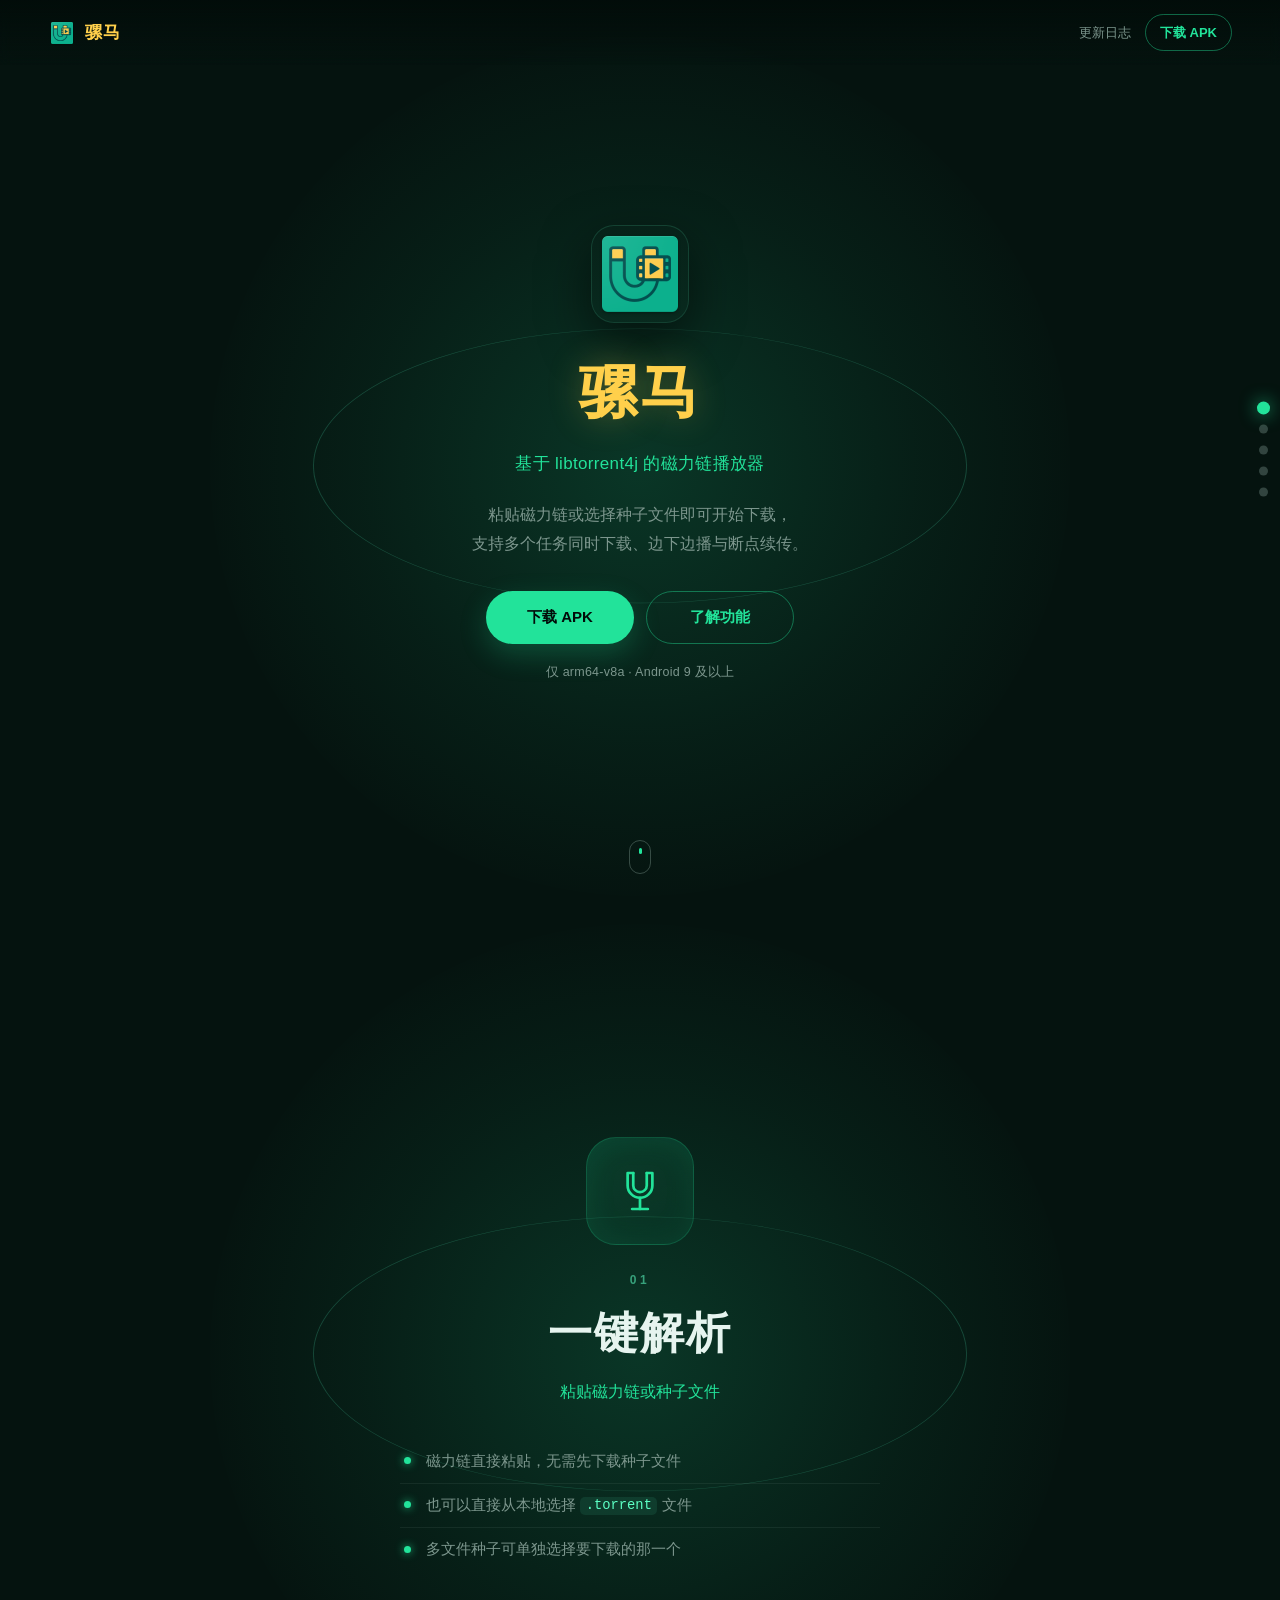
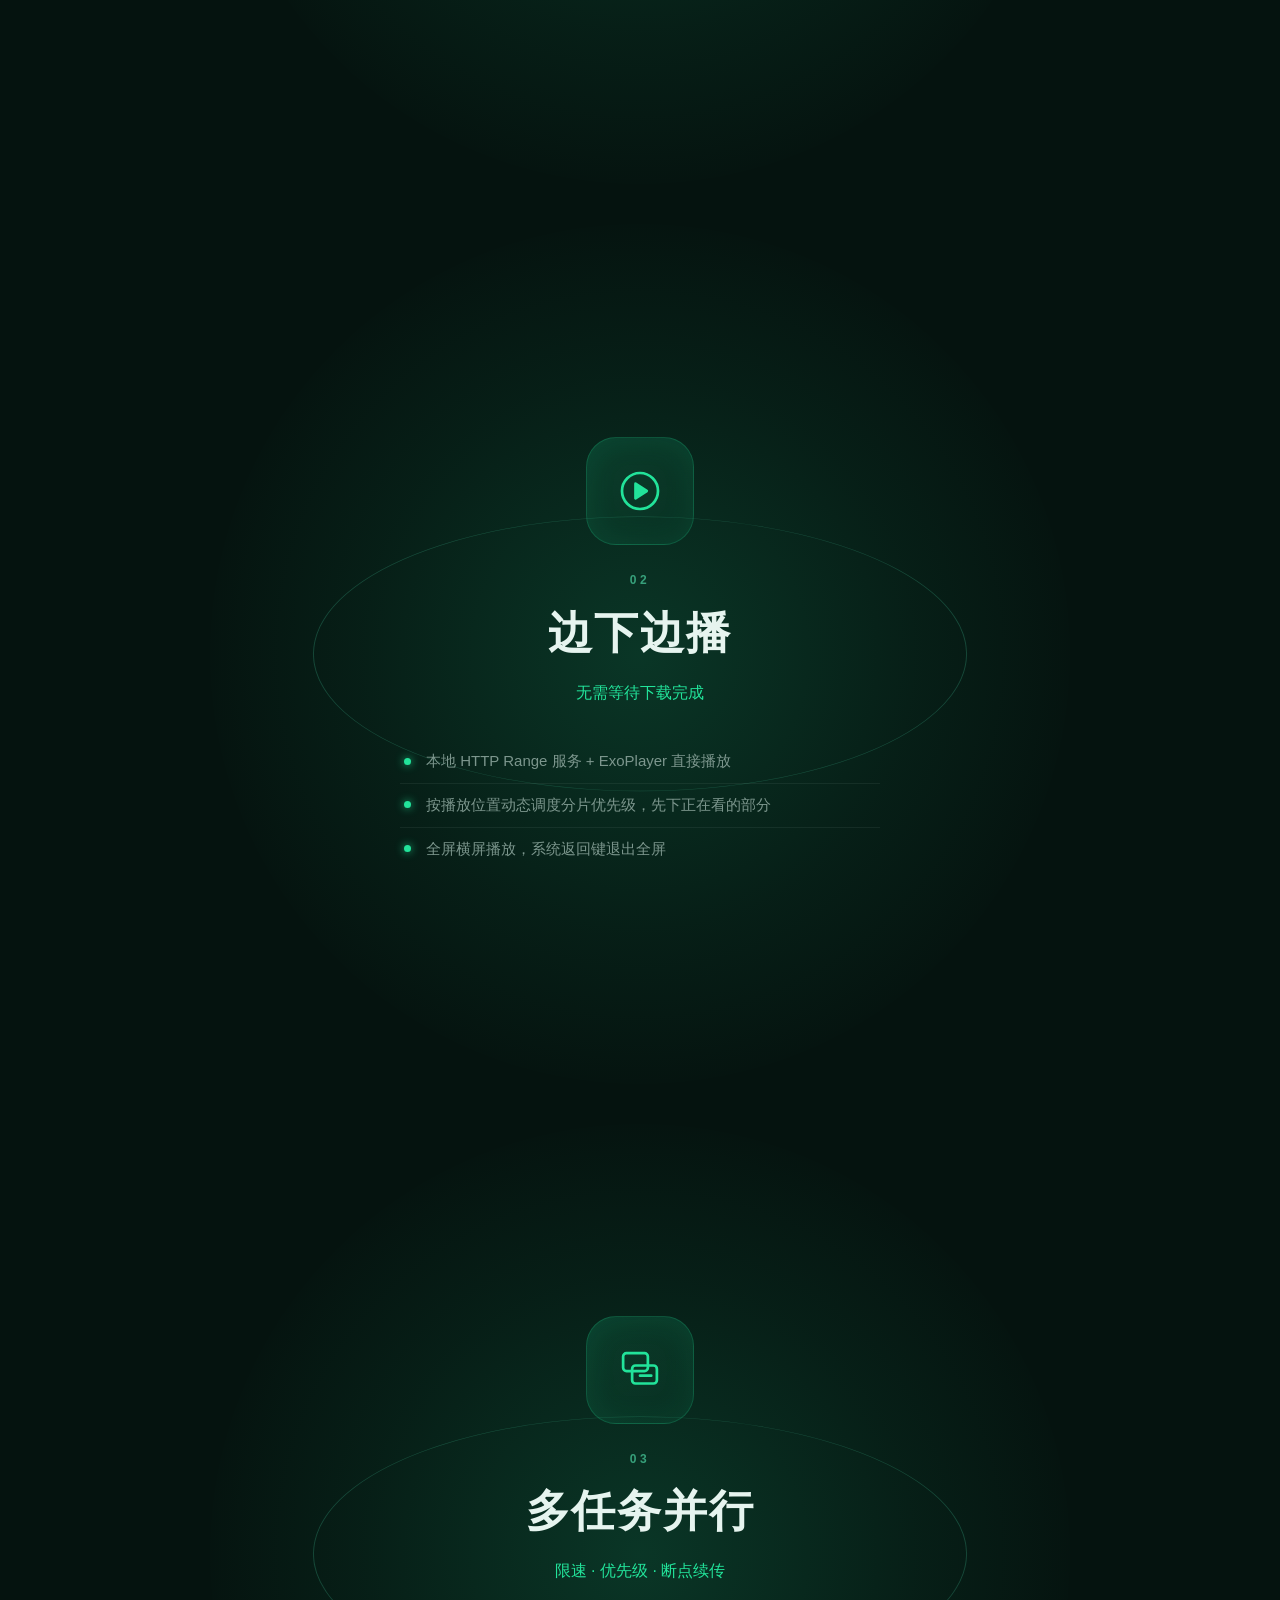
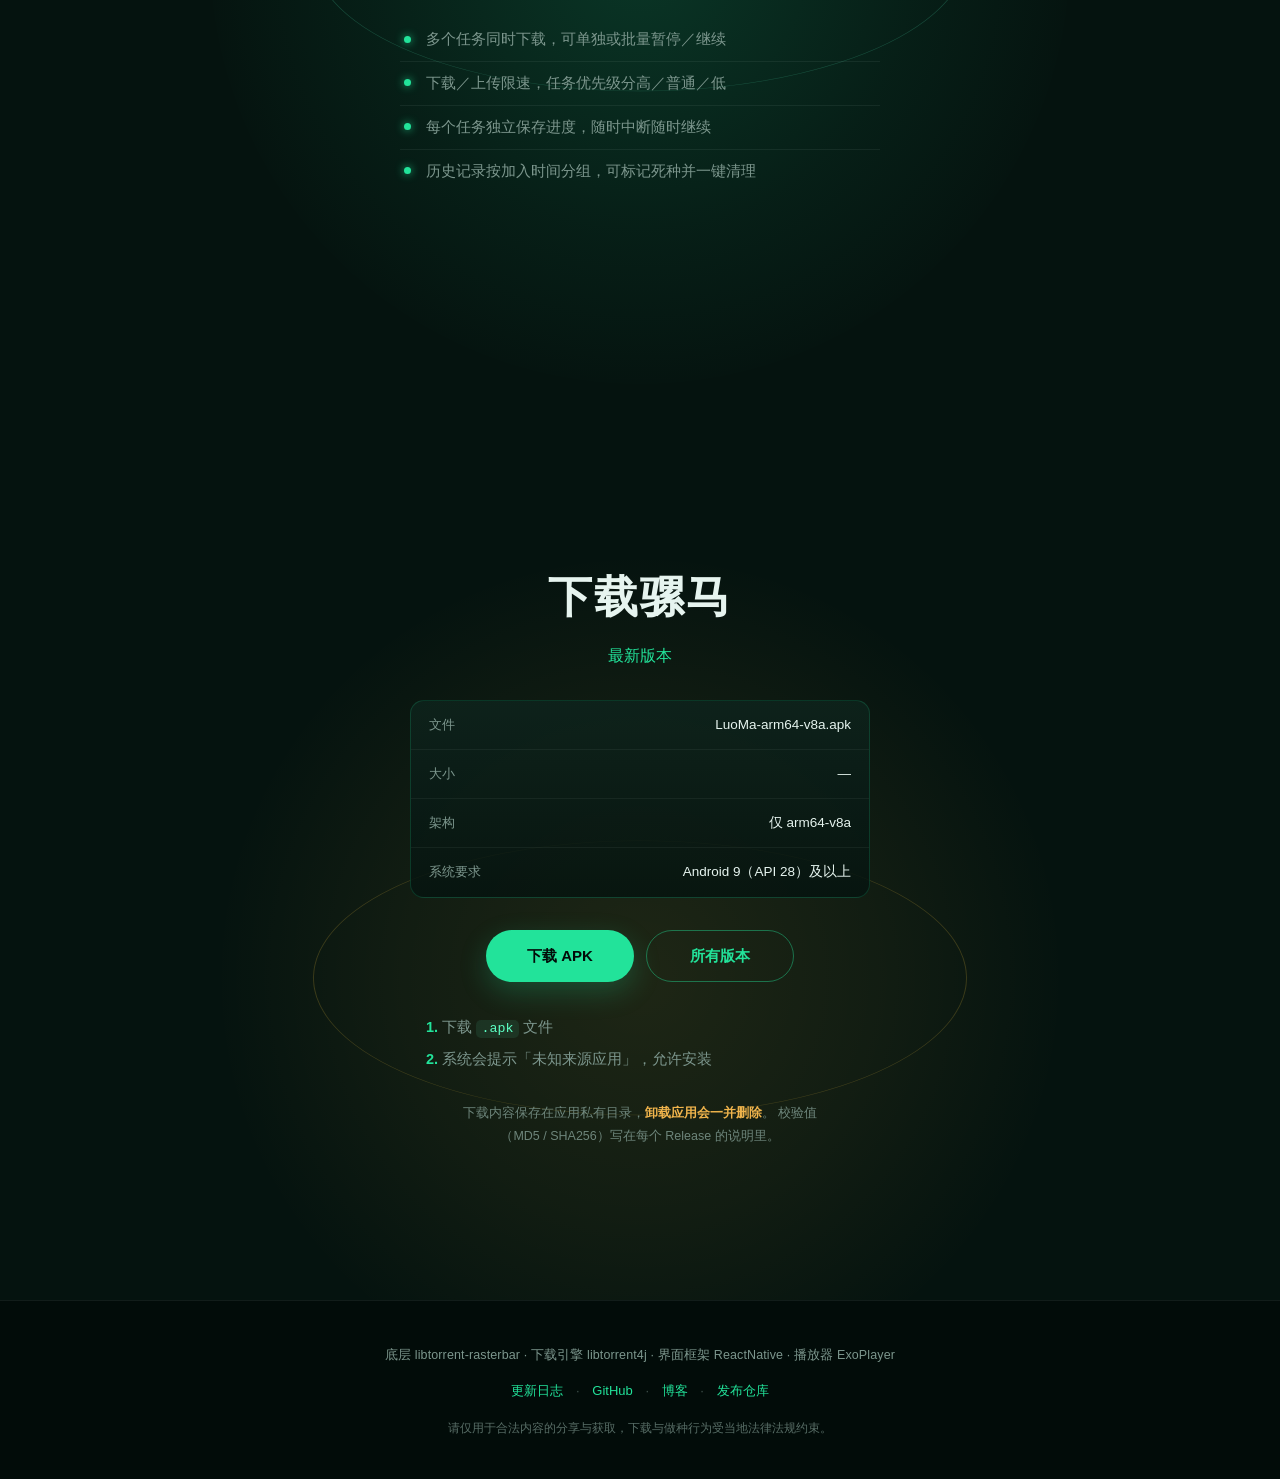
<file: index.html>
<!DOCTYPE html>
<html lang="zh-CN">
<head>
<meta charset="UTF-8" />
<meta name="viewport" content="width=device-width, initial-scale=1, viewport-fit=cover" />
<title>骡马 LuoMa · Android 磁力链播放器 | 边下边播 · 多任务并行</title>
<meta name="description" content="骡马是一款 Android 磁力链播放器：粘贴磁力链接或选择种子文件即可开始下载，支持多任务同时下载、边下边播与断点续传。基于 libtorrent4j 与 ExoPlayer，仅支持 arm64-v8a，Android 9 及以上。" />
<meta name="keywords" content="磁力链播放器,磁力链接,BT下载,种子文件,边下边播,断点续传,多任务下载,限速,Android,APK,libtorrent,ExoPlayer,magnet,torrent" />
<meta name="author" content="AchooLuv" />
<meta name="theme-color" content="#05130F" />
<meta name="robots" content="index, follow, max-image-preview:large" />

<link rel="canonical" href="https://luoma.muri.life/" />

<!-- Open Graph：分享到微信 / QQ / 论坛时的卡片 -->
<meta property="og:type" content="website" />
<meta property="og:site_name" content="骡马 LuoMa" />
<meta property="og:locale" content="zh_CN" />
<meta property="og:url" content="https://luoma.muri.life/" />
<meta property="og:title" content="骡马 LuoMa · Android 磁力链播放器" />
<meta property="og:description" content="粘贴磁力链接或选择种子文件即可开始下载，支持多任务同时下载、边下边播与断点续传。" />
<meta property="og:image" content="https://luoma.muri.life/assets/og.png" />
<meta property="og:image:width" content="1200" />
<meta property="og:image:height" content="630" />
<meta property="og:image:alt" content="骡马 LuoMa · Android 磁力链播放器" />

<meta name="twitter:card" content="summary_large_image" />
<meta name="twitter:title" content="骡马 LuoMa · Android 磁力链播放器" />
<meta name="twitter:description" content="粘贴磁力链接或选择种子文件即可开始下载，支持多任务同时下载、边下边播与断点续传。" />
<meta name="twitter:image" content="https://luoma.muri.life/assets/og.png" />

<link rel="icon" type="image/png" href="assets/logo.png" />
<link rel="apple-touch-icon" href="assets/logo.png" />
<link rel="stylesheet" href="styles.css" />

<!-- 结构化数据：让搜索引擎知道这是一个可下载的 Android 应用（而非普通网页） -->
<script type="application/ld+json">
{
  "@context": "https://schema.org",
  "@type": "SoftwareApplication",
  "name": "骡马 LuoMa",
  "alternateName": "LuoMa",
  "url": "https://luoma.muri.life/",
  "applicationCategory": "MultimediaApplication",
  "applicationSubCategory": "磁力链播放器 / BT 下载",
  "operatingSystem": "Android 9 及以上",
  "fileFormat": "application/vnd.android.package-archive",
  "downloadUrl": "https://github.com/AchooLuv/LuoMaAPK/releases/latest",
  "installUrl": "https://github.com/AchooLuv/LuoMaAPK/releases/latest",
  "inLanguage": "zh-CN",
  "isAccessibleForFree": true,
  "description": "骡马是一款 Android 磁力链播放器：粘贴磁力链接或选择种子文件即可开始下载，支持多任务同时下载、边下边播与断点续传。基于 libtorrent4j 与 ExoPlayer。",
  "featureList": [
    "粘贴磁力链接或选择种子文件即可下载",
    "多任务同时下载，可单独或批量暂停／继续",
    "边下边播，无需等待下载完成",
    "断点续传，重新打开继续上次进度",
    "下载／上传限速与任务优先级"
  ],
  "softwareRequirements": "arm64-v8a 架构，Android 9（API 28）及以上",
  "author": {
    "@type": "Person",
    "name": "AchooLuv",
    "url": "https://github.com/AchooLuv"
  },
  "offers": {
    "@type": "Offer",
    "price": "0",
    "priceCurrency": "CNY"
  }
}
</script>
</head>
<body>

<a class="skip" href="#hero">跳到内容</a>

<!-- 顶栏 -->
<header class="topbar">
  <a class="brand" href="#hero">
    <img src="assets/logo.png" alt="" width="28" height="28" />
    <span>骡马</span>
  </a>
  <div class="topbar-actions">
    <a class="nav-link" href="changelog.html">更新日志</a>
    <a class="dl-mini" href="https://github.com/AchooLuv/LuoMaAPK/releases/latest"
       data-download>下载 APK</a>
  </div>
</header>

<!-- 右侧分页点 -->
<nav class="dots" aria-label="分页导航">
  <button type="button" data-goto="hero" aria-label="首页"></button>
  <button type="button" data-goto="f1" aria-label="一键解析"></button>
  <button type="button" data-goto="f2" aria-label="边下边播"></button>
  <button type="button" data-goto="f3" aria-label="多任务并行"></button>
  <button type="button" data-goto="download" aria-label="下载"></button>
</nav>

<main>

  <!-- 首页 -->
  <section class="slide slide--hero" id="hero">
    <div class="glow glow--hero" aria-hidden="true"></div>
    <div class="inner">
      <img class="logo" src="assets/logo.png" alt="骡马" width="96" height="96" />
      <h1>骡马</h1>
      <p class="tagline">基于 libtorrent4j 的磁力链播放器</p>
      <p class="lede">
        粘贴磁力链或选择种子文件即可开始下载，<br class="br-wide" />
        支持多个任务同时下载、边下边播与断点续传。
      </p>
      <div class="actions">
        <a class="btn btn--primary" href="https://github.com/AchooLuv/LuoMaAPK/releases/latest"
           data-download>下载 APK</a>
        <button class="btn btn--ghost" type="button" data-goto="f1">了解功能</button>
      </div>
      <p class="meta" data-meta>仅 arm64-v8a · Android 9 及以上</p>
    </div>
    <div class="scroll-hint" aria-hidden="true"><span></span></div>
  </section>

  <!-- 功能 1 -->
  <section class="slide" id="f1">
    <div class="glow" aria-hidden="true"></div>
    <div class="inner">
      <div class="icon" aria-hidden="true">
        <svg viewBox="0 0 48 48" fill="none" stroke="currentColor" stroke-width="2.4"
             stroke-linecap="round" stroke-linejoin="round">
          <path d="M18 8v11a6 6 0 0 0 12 0V8" />
          <path d="M18 8h-5v11a11 11 0 0 0 22 0V8h-5" />
          <path d="M24 30v10" />
          <path d="M17 40h14" />
        </svg>
      </div>
      <p class="step">01</p>
      <h2>一键解析</h2>
      <p class="sub">粘贴磁力链或种子文件</p>
      <ul class="points">
        <li>磁力链直接粘贴，无需先下载种子文件</li>
        <li>也可以直接从本地选择 <code>.torrent</code> 文件</li>
        <li>多文件种子可单独选择要下载的那一个</li>
      </ul>
    </div>
  </section>

  <!-- 功能 2 -->
  <section class="slide" id="f2">
    <div class="glow" aria-hidden="true"></div>
    <div class="inner">
      <div class="icon" aria-hidden="true">
        <svg viewBox="0 0 48 48" fill="none" stroke="currentColor" stroke-width="2.4"
             stroke-linecap="round" stroke-linejoin="round">
          <circle cx="24" cy="24" r="16" />
          <path d="M20 17.5l10 6.5-10 6.5z" fill="currentColor" stroke-linejoin="round" />
        </svg>
      </div>
      <p class="step">02</p>
      <h2>边下边播</h2>
      <p class="sub">无需等待下载完成</p>
      <ul class="points">
        <li>本地 HTTP Range 服务 + ExoPlayer 直接播放</li>
        <li>按播放位置动态调度分片优先级，先下正在看的部分</li>
        <li>全屏横屏播放，系统返回键退出全屏</li>
      </ul>
    </div>
  </section>

  <!-- 功能 3 -->
  <section class="slide" id="f3">
    <div class="glow" aria-hidden="true"></div>
    <div class="inner">
      <div class="icon" aria-hidden="true">
        <svg viewBox="0 0 48 48" fill="none" stroke="currentColor" stroke-width="2.4"
             stroke-linecap="round" stroke-linejoin="round">
          <rect x="9" y="9" width="22" height="16" rx="3" />
          <rect x="17" y="20" width="22" height="16" rx="3" />
          <path d="M24 29h10" />
        </svg>
      </div>
      <p class="step">03</p>
      <h2>多任务并行</h2>
      <p class="sub">限速 · 优先级 · 断点续传</p>
      <ul class="points">
        <li>多个任务同时下载，可单独或批量暂停／继续</li>
        <li>下载／上传限速，任务优先级分高／普通／低</li>
        <li>每个任务独立保存进度，随时中断随时继续</li>
        <li>历史记录按加入时间分组，可标记死种并一键清理</li>
      </ul>
    </div>
  </section>

  <!-- 下载 -->
  <section class="slide slide--download" id="download">
    <div class="glow glow--download" aria-hidden="true"></div>
    <div class="inner">
      <h2>下载骡马</h2>
      <p class="sub" data-version>最新版本</p>

      <div class="card">
        <div class="card-row">
          <span class="k">文件</span>
          <span class="v" data-asset>LuoMa-arm64-v8a.apk</span>
        </div>
        <div class="card-row">
          <span class="k">大小</span>
          <span class="v" data-size>—</span>
        </div>
        <div class="card-row">
          <span class="k">架构</span>
          <span class="v">仅 arm64-v8a</span>
        </div>
        <div class="card-row">
          <span class="k">系统要求</span>
          <span class="v">Android 9（API 28）及以上</span>
        </div>
      </div>

      <div class="actions">
        <a class="btn btn--primary" href="https://github.com/AchooLuv/LuoMaAPK/releases/latest"
           data-download>下载 APK</a>
        <a class="btn btn--ghost" href="https://github.com/AchooLuv/LuoMaAPK/releases"
           target="_blank" rel="noopener">所有版本</a>
      </div>

      <ol class="install">
        <li>下载 <code>.apk</code> 文件</li>
        <li>系统会提示「未知来源应用」，允许安装</li>
      </ol>

      <p class="note">
        下载内容保存在应用私有目录，<strong>卸载应用会一并删除</strong>。
        校验值（MD5 / SHA256）写在每个 Release 的说明里。
      </p>
    </div>
  </section>

</main>

<footer class="footer">
  <p class="tech">
    底层 libtorrent-rasterbar · 下载引擎 libtorrent4j · 界面框架 ReactNative · 播放器 ExoPlayer
  </p>
  <p class="links">
    <a href="changelog.html">更新日志</a>
    <span>·</span>
    <a href="https://github.com/AchooLuv" target="_blank" rel="noopener">GitHub</a>
    <span>·</span>
    <a href="https://my.muri.life/" target="_blank" rel="noopener">博客</a>
    <span>·</span>
    <a href="https://github.com/AchooLuv/LuoMaAPK" target="_blank" rel="noopener">发布仓库</a>
  </p>
  <p class="disclaimer">
    请仅用于合法内容的分享与获取，下载与做种行为受当地法律法规约束。
  </p>
</footer>

<script src="app.js"></script>
</body>
</html>
</file>
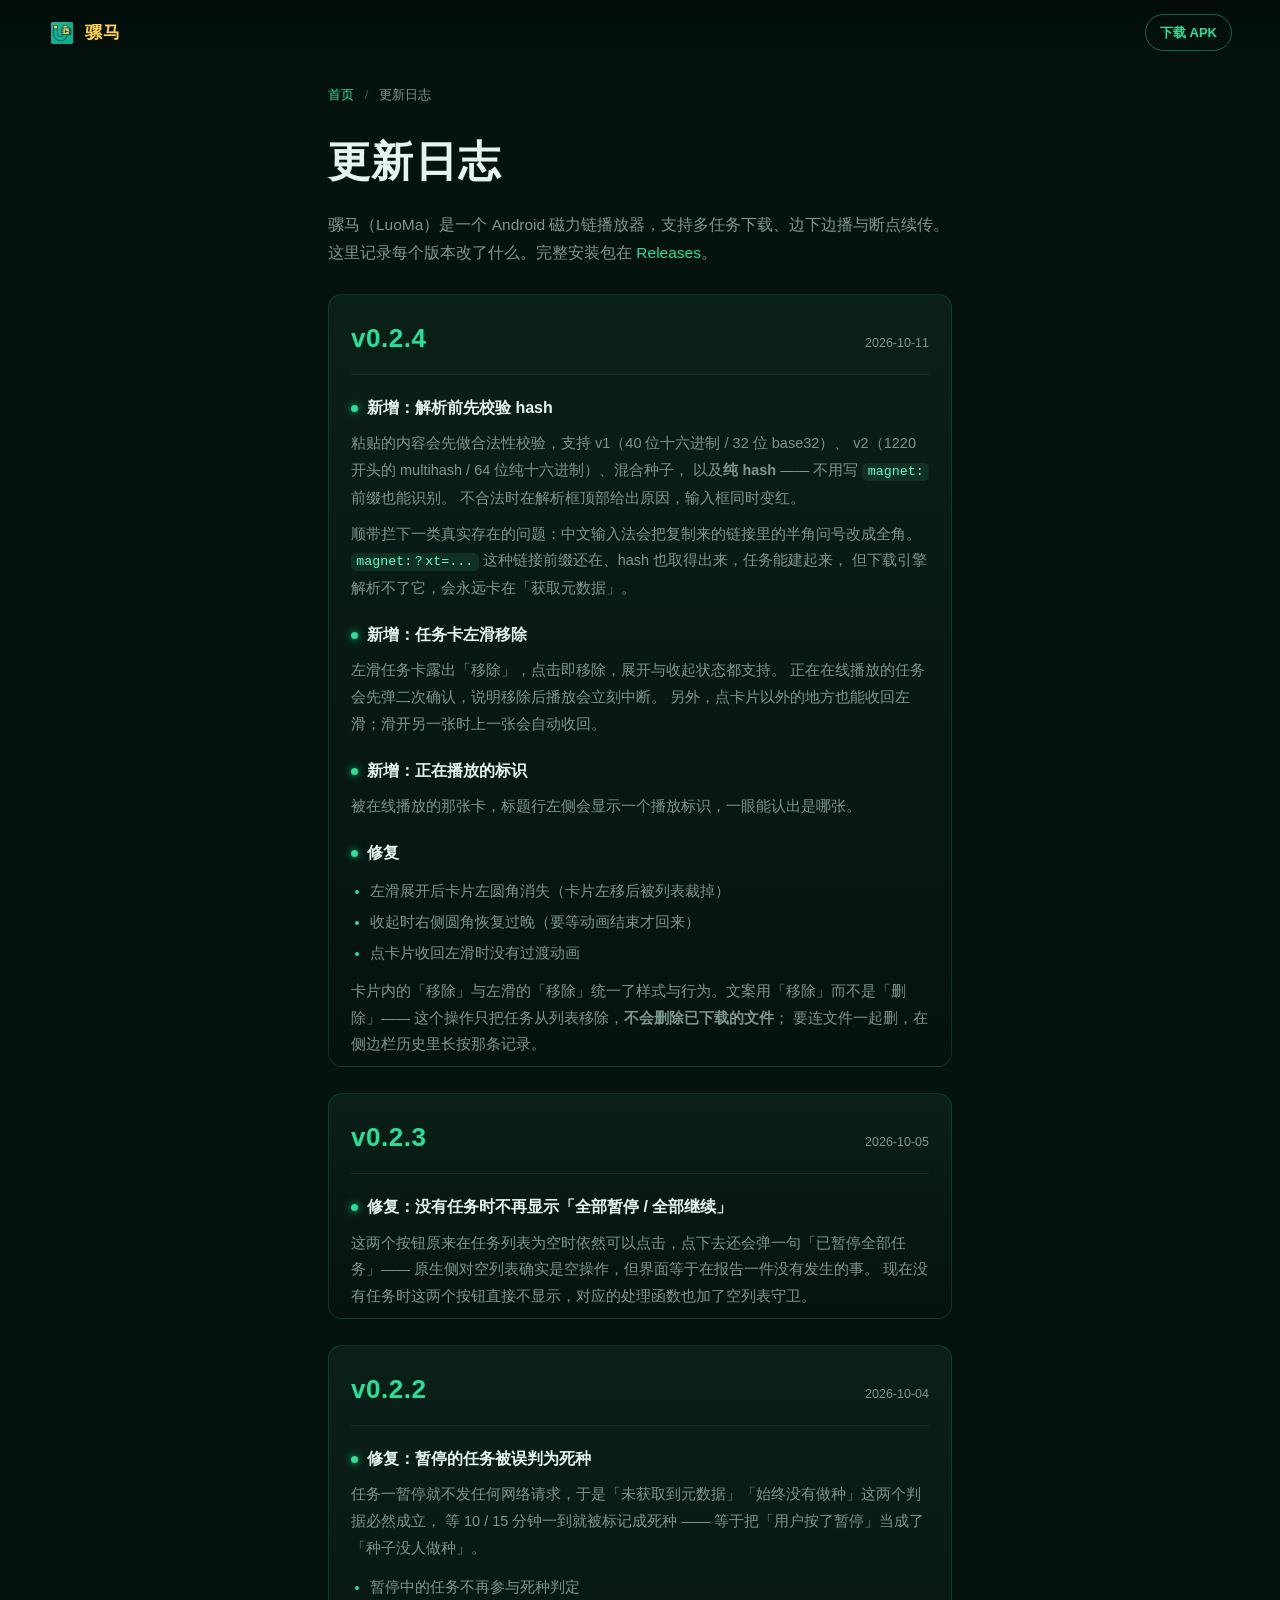
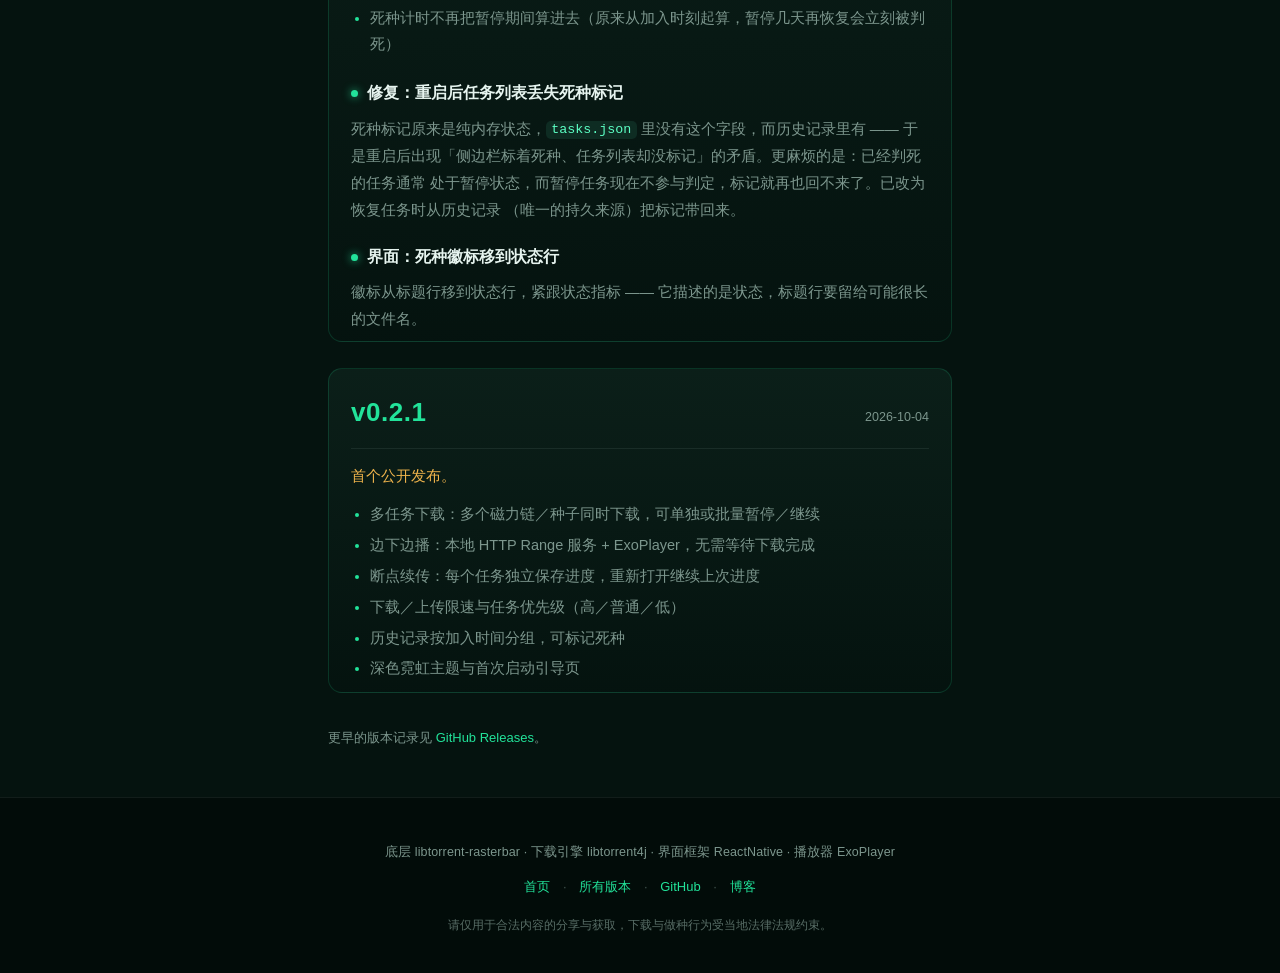
<file: changelog.html>
<!DOCTYPE html>
<html lang="zh-CN">
<head>
<meta charset="UTF-8" />
<meta name="viewport" content="width=device-width, initial-scale=1, viewport-fit=cover" />

<title>更新日志 · 骡马 LuoMa | 各版本改动记录</title>
<meta name="description" content="骡马 LuoMa 磁力链播放器的版本更新记录：每个版本修复了什么、改了什么，包含死种判定、断点续传、多任务与界面调整。" />
<meta name="keywords" content="骡马,更新日志,版本记录,changelog,LuoMa,APK,磁力链播放器" />
<meta name="author" content="AchooLuv" />
<meta name="theme-color" content="#05130F" />
<meta name="robots" content="index, follow, max-image-preview:large" />

<link rel="canonical" href="https://luoma.muri.life/changelog.html" />

<meta property="og:type" content="article" />
<meta property="og:site_name" content="骡马 LuoMa" />
<meta property="og:locale" content="zh_CN" />
<meta property="og:url" content="https://luoma.muri.life/changelog.html" />
<meta property="og:title" content="更新日志 · 骡马 LuoMa" />
<meta property="og:description" content="骡马 LuoMa 磁力链播放器的版本更新记录。" />
<meta property="og:image" content="https://luoma.muri.life/assets/og.png" />
<meta property="og:image:width" content="1200" />
<meta property="og:image:height" content="630" />

<meta name="twitter:card" content="summary_large_image" />
<meta name="twitter:title" content="更新日志 · 骡马 LuoMa" />
<meta name="twitter:description" content="骡马 LuoMa 磁力链播放器的版本更新记录。" />
<meta name="twitter:image" content="https://luoma.muri.life/assets/og.png" />

<link rel="icon" type="image/png" href="assets/logo.png" />
<link rel="apple-touch-icon" href="assets/logo.png" />
<link rel="stylesheet" href="styles.css" />
</head>
<body class="page-body">

<a class="skip" href="#log">跳到内容</a>

<header class="topbar">
  <a class="brand" href="index.html">
    <img src="assets/logo.png" alt="" width="28" height="28" />
    <span>骡马</span>
  </a>
  <a class="dl-mini" href="https://github.com/AchooLuv/LuoMaAPK/releases/latest"
     data-download>下载 APK</a>
</header>

<main class="page" id="log">

  <nav class="crumbs"><a href="index.html">首页</a> <span>/</span> 更新日志</nav>

  <h1>更新日志</h1>
  <p class="page-lede">
    骡马（LuoMa）是一个 Android 磁力链播放器，支持多任务下载、边下边播与断点续传。
    这里记录每个版本改了什么。完整安装包在 <a href="https://github.com/AchooLuv/LuoMaAPK/releases" target="_blank" rel="noopener">Releases</a>。
  </p>

  <article class="release">
    <header class="release-head">
      <h2>v0.2.4</h2>
      <time datetime="2026-10-11">2026-10-11</time>
    </header>

    <h3>新增：解析前先校验 hash</h3>
    <p>
      粘贴的内容会先做合法性校验，支持 v1（40 位十六进制 / 32 位 base32）、
      v2（1220 开头的 multihash / 64 位纯十六进制）、混合种子，
      以及<strong>纯 hash</strong> —— 不用写 <code>magnet:</code> 前缀也能识别。
      不合法时在解析框顶部给出原因，输入框同时变红。
    </p>
    <p>
      顺带拦下一类真实存在的问题：中文输入法会把复制来的链接里的半角问号改成全角。
      <code>magnet:？xt=...</code> 这种链接前缀还在、hash 也取得出来，任务能建起来，
      但下载引擎解析不了它，会永远卡在「获取元数据」。
    </p>

    <h3>新增：任务卡左滑移除</h3>
    <p>
      左滑任务卡露出「移除」，点击即移除，展开与收起状态都支持。
      正在在线播放的任务会先弹二次确认，说明移除后播放会立刻中断。
      另外，点卡片以外的地方也能收回左滑；滑开另一张时上一张会自动收回。
    </p>

    <h3>新增：正在播放的标识</h3>
    <p>被在线播放的那张卡，标题行左侧会显示一个播放标识，一眼能认出是哪张。</p>

    <h3>修复</h3>
    <ul>
      <li>左滑展开后卡片左圆角消失（卡片左移后被列表裁掉）</li>
      <li>收起时右侧圆角恢复过晚（要等动画结束才回来）</li>
      <li>点卡片收回左滑时没有过渡动画</li>
    </ul>
    <p>
      卡片内的「移除」与左滑的「移除」统一了样式与行为。文案用「移除」而不是「删除」——
      这个操作只把任务从列表移除，<strong>不会删除已下载的文件</strong>；
      要连文件一起删，在侧边栏历史里长按那条记录。
    </p>
  </article>

  <article class="release">
    <header class="release-head">
      <h2>v0.2.3</h2>
      <time datetime="2026-10-05">2026-10-05</time>
    </header>
    <h3>修复：没有任务时不再显示「全部暂停 / 全部继续」</h3>
    <p>
      这两个按钮原来在任务列表为空时依然可以点击，点下去还会弹一句「已暂停全部任务」——
      原生侧对空列表确实是空操作，但界面等于在报告一件没有发生的事。
      现在没有任务时这两个按钮直接不显示，对应的处理函数也加了空列表守卫。
    </p>
  </article>

  <article class="release">
    <header class="release-head">
      <h2>v0.2.2</h2>
      <time datetime="2026-10-04">2026-10-04</time>
    </header>

    <h3>修复：暂停的任务被误判为死种</h3>
    <p>
      任务一暂停就不发任何网络请求，于是「未获取到元数据」「始终没有做种」这两个判据必然成立，
      等 10 / 15 分钟一到就被标记成死种 —— 等于把「用户按了暂停」当成了「种子没人做种」。
    </p>
    <ul>
      <li>暂停中的任务不再参与死种判定</li>
      <li>死种计时不再把暂停期间算进去（原来从加入时刻起算，暂停几天再恢复会立刻被判死）</li>
    </ul>

    <h3>修复：重启后任务列表丢失死种标记</h3>
    <p>
      死种标记原来是纯内存状态，<code>tasks.json</code> 里没有这个字段，而历史记录里有 ——
      于是重启后出现「侧边栏标着死种、任务列表却没标记」的矛盾。更麻烦的是：已经判死的任务通常
      处于暂停状态，而暂停任务现在不参与判定，标记就再也回不来了。已改为恢复任务时从历史记录
      （唯一的持久来源）把标记带回来。
    </p>

    <h3>界面：死种徽标移到状态行</h3>
    <p>
      徽标从标题行移到状态行，紧跟状态指标 —— 它描述的是状态，标题行要留给可能很长的文件名。
    </p>
  </article>

  <article class="release">
    <header class="release-head">
      <h2>v0.2.1</h2>
      <time datetime="2026-10-04">2026-10-04</time>
    </header>
    <p class="release-note">首个公开发布。</p>
    <ul>
      <li>多任务下载：多个磁力链／种子同时下载，可单独或批量暂停／继续</li>
      <li>边下边播：本地 HTTP Range 服务 + ExoPlayer，无需等待下载完成</li>
      <li>断点续传：每个任务独立保存进度，重新打开继续上次进度</li>
      <li>下载／上传限速与任务优先级（高／普通／低）</li>
      <li>历史记录按加入时间分组，可标记死种</li>
      <li>深色霓虹主题与首次启动引导页</li>
    </ul>
  </article>

  <p class="page-foot">
    更早的版本记录见
    <a href="https://github.com/AchooLuv/LuoMaAPK/releases" target="_blank" rel="noopener">GitHub Releases</a>。
  </p>

</main>

<footer class="footer">
  <p class="tech">
    底层 libtorrent-rasterbar · 下载引擎 libtorrent4j · 界面框架 ReactNative · 播放器 ExoPlayer
  </p>
  <p class="links">
    <a href="index.html">首页</a>
    <span>·</span>
    <a href="https://github.com/AchooLuv/LuoMaAPK/releases" target="_blank" rel="noopener">所有版本</a>
    <span>·</span>
    <a href="https://github.com/AchooLuv" target="_blank" rel="noopener">GitHub</a>
    <span>·</span>
    <a href="https://my.muri.life/" target="_blank" rel="noopener">博客</a>
  </p>
  <p class="disclaimer">
    请仅用于合法内容的分享与获取，下载与做种行为受当地法律法规约束。
  </p>
</footer>

<script src="app.js"></script>
</body>
</html>
</file>
<file: styles.css>
/* ==========================================================================
   骡马 LuoMa · 展示页
   配色直接取自 APP 的 src/config/colorConfig.ts，保证与客户端一致
   ========================================================================== */

:root {
  /* 与 APP 完全相同的色值 */
  --bg:          #05130F;
  --bg-deep:     #0E241D;
  --bg-dark:     #020C09;
  --text:        #E6F4EF;
  --text-light:  #7C968D;
  --tip:         #F0B44C;
  --theme:       #22E39A;
  --glow:        #5CFFC4;
  --active:      #FFD04B;
  --success:     #31D68A;

  --pad: clamp(20px, 5vw, 48px);
  --radius: 14px;
  --maxw: 680px;
}

* { box-sizing: border-box; }

html {
  /* 接近 APP 的整页翻页手感，但用 proximity 避免把用户「锁」在某一页 */
  scroll-snap-type: y proximity;
  scroll-behavior: smooth;
  background: var(--bg-dark);
}

body {
  margin: 0;
  background: var(--bg);
  color: var(--text);
  font-family: -apple-system, BlinkMacSystemFont, 'Segoe UI', 'PingFang SC',
               'Hiragino Sans GB', 'Microsoft YaHei', 'Noto Sans SC', sans-serif;
  line-height: 1.65;
  -webkit-font-smoothing: antialiased;
  overflow-x: hidden;
}

code {
  font-family: ui-monospace, SFMono-Regular, Menlo, Consolas, monospace;
  font-size: .92em;
  color: var(--glow);
  background: rgba(92, 255, 196, .09);
  padding: .1em .4em;
  border-radius: 5px;
}

a { color: inherit; }

/* 跳到内容（键盘可达性） */
.skip {
  position: absolute;
  left: -9999px;
  top: 0;
  z-index: 100;
  padding: 10px 16px;
  background: var(--theme);
  color: var(--bg-dark);
  border-radius: 0 0 var(--radius) 0;
  text-decoration: none;
}
.skip:focus { left: 0; }

/* ---------------------------------------------------------------- 顶栏 */
.topbar {
  position: fixed;
  inset: 0 0 auto 0;
  z-index: 30;
  display: flex;
  align-items: center;
  justify-content: space-between;
  padding: 14px var(--pad);
  padding-top: max(14px, env(safe-area-inset-top));
  background: linear-gradient(180deg, rgba(2, 12, 9, .92), rgba(2, 12, 9, 0));
  backdrop-filter: blur(6px);
}

.brand {
  display: inline-flex;
  align-items: center;
  gap: 9px;
  font-size: 17px;
  font-weight: 700;
  letter-spacing: .5px;
  color: var(--active);
  text-decoration: none;
}
.brand img { border-radius: 8px; }

.topbar-actions {
  display: flex;
  align-items: center;
  gap: 14px;
}

.nav-link {
  font-size: 13px;
  color: var(--text-light);
  text-decoration: none;
  transition: color .18s;
}
.nav-link:hover { color: var(--theme); }

.dl-mini {
  font-size: 13px;
  font-weight: 600;
  color: var(--theme);
  text-decoration: none;
  padding: 7px 14px;
  border: 1px solid rgba(34, 227, 154, .42);
  border-radius: 999px;
  transition: background .18s, border-color .18s;
}
.dl-mini:hover { background: rgba(34, 227, 154, .12); border-color: var(--theme); }

/* ---------------------------------------------------------------- 分页点 */
.dots {
  position: fixed;
  right: max(12px, env(safe-area-inset-right));
  top: 50%;
  transform: translateY(-50%);
  z-index: 30;
  display: flex;
  flex-direction: column;
  gap: 12px;
}

.dots button {
  width: 9px;
  height: 9px;
  padding: 0;
  border: 0;
  border-radius: 50%;
  background: rgba(124, 150, 141, .38);
  cursor: pointer;
  transition: background .22s, transform .22s, box-shadow .22s;
}
.dots button:hover { background: rgba(124, 150, 141, .7); }
.dots button[aria-current='true'] {
  background: var(--theme);
  transform: scale(1.45);
  box-shadow: 0 0 12px rgba(34, 227, 154, .75);
}

/* ---------------------------------------------------------------- 整页 */
.slide {
  position: relative;
  min-height: 100svh;
  display: flex;
  align-items: center;
  justify-content: center;
  padding: calc(80px + env(safe-area-inset-top)) var(--pad) 72px;
  scroll-snap-align: start;
  overflow: hidden;
}

.inner {
  position: relative;
  z-index: 2;
  width: 100%;
  max-width: var(--maxw);
  text-align: center;
}

/* 霓虹光晕：APP 里用的是同心圆，这里用径向渐变还原同样的观感 */
.glow {
  position: absolute;
  z-index: 1;
  width: min(120vw, 860px);
  aspect-ratio: 1;
  border-radius: 50%;
  pointer-events: none;
  background: radial-gradient(circle,
    rgba(34, 227, 154, .17) 0%,
    rgba(34, 227, 154, .11) 24%,
    rgba(34, 227, 154, .055) 46%,
    rgba(34, 227, 154, .022) 62%,
    transparent 73%);
}

/* 两道倾斜轨道环 */
.glow::before,
.glow::after {
  content: '';
  position: absolute;
  inset: 12%;
  border-radius: 50%;
  border: 1px solid rgba(92, 255, 196, .13);
}
.glow::before { transform: scaleY(.42) rotate(-16deg); }
.glow::after  { transform: scaleY(.42) rotate(16deg); border-color: rgba(92, 255, 196, .08); }

.glow--hero     { top: 4%; }
.glow--download { bottom: -12%; background: radial-gradient(circle,
    rgba(255, 208, 75, .10) 0%, rgba(255, 208, 75, .05) 40%, transparent 70%); }
.glow--download::before,
.glow--download::after { border-color: rgba(255, 208, 75, .10); }

/* ---------------------------------------------------------------- 首页 */
.logo {
  display: block;
  margin: 0 auto 22px;
  border-radius: 22px;
  box-shadow: 0 0 0 1px rgba(92, 255, 196, .16), 0 18px 50px rgba(0, 0, 0, .55);
}

.slide--hero h1 {
  margin: 0;
  font-size: clamp(38px, 9vw, 58px);
  font-weight: 800;
  letter-spacing: .06em;
  color: var(--active);
  text-shadow: 0 0 34px rgba(255, 208, 75, .28);
}

.tagline {
  margin: 10px 0 0;
  font-size: clamp(14px, 3.6vw, 17px);
  color: var(--theme);
  letter-spacing: .02em;
}

.lede {
  margin: 22px auto 0;
  max-width: 30em;
  font-size: clamp(14px, 3.7vw, 16px);
  color: var(--text-light);
  line-height: 1.85;
}

.actions {
  margin-top: 32px;
  display: flex;
  flex-wrap: wrap;
  gap: 12px;
  justify-content: center;
}

.btn {
  display: inline-flex;
  align-items: center;
  justify-content: center;
  min-width: 148px;
  padding: 13px 26px;
  font-size: 15px;
  font-weight: 700;
  font-family: inherit;
  text-decoration: none;
  border-radius: 999px;
  border: 1px solid transparent;
  cursor: pointer;
  transition: transform .16s, box-shadow .18s, background .18s, border-color .18s;
}
.btn:active { transform: translateY(1px); }

.btn--primary {
  background: var(--theme);
  color: var(--bg-dark);
  box-shadow: 0 10px 28px rgba(34, 227, 154, .22);
}
.btn--primary:hover { box-shadow: 0 12px 34px rgba(34, 227, 154, .38); }

.btn--ghost {
  background: transparent;
  color: var(--theme);
  border-color: rgba(34, 227, 154, .42);
}
.btn--ghost:hover { background: rgba(34, 227, 154, .1); border-color: var(--theme); }

.meta {
  margin: 18px 0 0;
  font-size: 12.5px;
  color: var(--text-light);
  letter-spacing: .02em;
}

.scroll-hint {
  position: absolute;
  bottom: max(26px, env(safe-area-inset-bottom));
  left: 50%;
  transform: translateX(-50%);
  z-index: 2;
  width: 22px;
  height: 34px;
  border: 1px solid rgba(124, 150, 141, .42);
  border-radius: 12px;
}
.scroll-hint span {
  position: absolute;
  left: 50%;
  top: 7px;
  width: 3px;
  height: 6px;
  margin-left: -1.5px;
  border-radius: 2px;
  background: var(--theme);
  animation: hint 1.7s ease-in-out infinite;
}
@keyframes hint {
  0%, 100% { transform: translateY(0);   opacity: .35; }
  50%      { transform: translateY(11px); opacity: 1; }
}

/* ---------------------------------------------------------------- 功能页 */
.icon {
  width: 108px;
  height: 108px;
  margin: 0 auto 26px;
  display: grid;
  place-items: center;
  border-radius: 30px;
  color: var(--theme);
  background: linear-gradient(160deg, rgba(34, 227, 154, .13), rgba(34, 227, 154, .03));
  border: 1px solid rgba(34, 227, 154, .22);
  box-shadow: inset 0 0 32px rgba(34, 227, 154, .09);
}
.icon svg { width: 54px; height: 54px; }

.step {
  margin: 0 0 6px;
  font-size: 12px;
  font-weight: 700;
  letter-spacing: .3em;
  color: rgba(92, 255, 196, .55);
}

.slide h2 {
  margin: 0;
  font-size: clamp(30px, 7.5vw, 44px);
  font-weight: 800;
  letter-spacing: .04em;
  color: var(--text);
}

.sub {
  margin: 10px 0 0;
  font-size: clamp(14px, 3.6vw, 16px);
  color: var(--theme);
}

.points {
  margin: 34px auto 0;
  padding: 0;
  list-style: none;
  max-width: 30em;
  text-align: left;
}

.points li {
  position: relative;
  padding: 9px 0 9px 26px;
  font-size: clamp(13.5px, 3.5vw, 15px);
  color: var(--text-light);
  border-bottom: 1px solid rgba(124, 150, 141, .12);
}
.points li:last-child { border-bottom: 0; }

.points li::before {
  content: '';
  position: absolute;
  left: 4px;
  top: 1.15em;
  width: 7px;
  height: 7px;
  border-radius: 50%;
  background: var(--theme);
  box-shadow: 0 0 9px rgba(34, 227, 154, .85);
}

/* ---------------------------------------------------------------- 下载页 */
.card {
  margin: 30px auto 0;
  max-width: 460px;
  text-align: left;
  border-radius: var(--radius);
  border: 1px solid rgba(34, 227, 154, .17);
  background: linear-gradient(180deg, rgba(14, 36, 29, .82), rgba(5, 19, 15, .82));
  overflow: hidden;
}

.card-row {
  display: flex;
  align-items: baseline;
  justify-content: space-between;
  gap: 16px;
  padding: 13px 18px;
  border-bottom: 1px solid rgba(124, 150, 141, .1);
}
.card-row:last-child { border-bottom: 0; }

.card-row .k {
  flex: 0 0 auto;
  font-size: 13px;
  color: var(--text-light);
}
.card-row .v {
  font-size: 13.5px;
  color: var(--text);
  text-align: right;
  word-break: break-all;
}

.install {
  margin: 30px auto 0;
  max-width: 30em;
  padding-left: 1.35em;
  text-align: left;
  font-size: clamp(13px, 3.4vw, 14.5px);
  color: var(--text-light);
}
.install li { padding: 4px 0; }
.install li::marker { color: var(--theme); font-weight: 700; }

.note {
  margin: 26px auto 0;
  max-width: 30em;
  font-size: 12.5px;
  line-height: 1.8;
  color: rgba(124, 150, 141, .85);
}
.note strong { color: var(--tip); font-weight: 600; }

/* ---------------------------------------------------------------- 页脚 */
.footer {
  padding: 44px var(--pad) max(40px, env(safe-area-inset-bottom));
  border-top: 1px solid rgba(124, 150, 141, .13);
  background: var(--bg-dark);
  text-align: center;
}

.tech {
  margin: 0;
  font-size: 12.5px;
  color: var(--text-light);
  letter-spacing: .01em;
}

.links {
  margin: 14px 0 0;
  font-size: 13px;
  color: var(--text-light);
}
.links a { color: var(--theme); text-decoration: none; }
.links a:hover { text-decoration: underline; }
.links span { margin: 0 9px; opacity: .5; }

.disclaimer {
  margin: 18px 0 0;
  font-size: 12px;
  color: rgba(124, 150, 141, .7);
}

/* ==========================================================================
   文档型页面（更新日志）
   首页是整屏分页，这里改成正常文档流；顶部固定栏留出内边距。
   本页没有任何 scroll-snap-align 元素，所以 html 上的吸附设置不会生效。
   ========================================================================== */

.page-body { background: var(--bg); }

.page {
  max-width: 720px;
  margin: 0 auto;
  padding: calc(84px + env(safe-area-inset-top)) var(--pad)
           max(48px, env(safe-area-inset-bottom));
}

.crumbs {
  font-size: 13px;
  color: var(--text-light);
  margin-bottom: 22px;
}
.crumbs a { color: var(--theme); text-decoration: none; }
.crumbs a:hover { text-decoration: underline; }
.crumbs span { margin: 0 7px; opacity: .5; }

.page h1 {
  margin: 0;
  font-size: clamp(30px, 7vw, 42px);
  font-weight: 800;
  letter-spacing: .03em;
  color: var(--text);
}

.page-lede {
  margin: 14px 0 0;
  font-size: clamp(14px, 3.6vw, 15.5px);
  line-height: 1.85;
  color: var(--text-light);
}
.page-lede a { color: var(--theme); text-decoration: none; }
.page-lede a:hover { text-decoration: underline; }

/* 每个版本一张卡片 */
.release {
  margin-top: 26px;
  padding: 22px 22px 8px;
  border-radius: var(--radius);
  border: 1px solid rgba(34, 227, 154, .16);
  background: linear-gradient(180deg, rgba(14, 36, 29, .72), rgba(5, 19, 15, .72));
}

.release-head {
  display: flex;
  align-items: baseline;
  justify-content: space-between;
  gap: 14px;
  flex-wrap: wrap;
  padding-bottom: 14px;
  margin-bottom: 4px;
  border-bottom: 1px solid rgba(124, 150, 141, .14);
}

.release-head h2 {
  margin: 0;
  font-size: clamp(21px, 5vw, 26px);
  font-weight: 800;
  letter-spacing: .02em;
  color: var(--theme);
}

.release-head time {
  font-size: 12.5px;
  color: var(--text-light);
  font-variant-numeric: tabular-nums;
}

.release h3 {
  margin: 20px 0 0;
  font-size: clamp(14.5px, 3.7vw, 16px);
  font-weight: 700;
  color: var(--text);
}

.release h3::before {
  content: '';
  display: inline-block;
  width: 7px;
  height: 7px;
  margin-right: 9px;
  border-radius: 50%;
  background: var(--theme);
  box-shadow: 0 0 9px rgba(34, 227, 154, .8);
  vertical-align: middle;
}

.release p {
  margin: 9px 0 0;
  font-size: clamp(13.5px, 3.5vw, 14.5px);
  line-height: 1.85;
  color: var(--text-light);
}

.release ul {
  margin: 10px 0 0;
  padding-left: 1.3em;
  font-size: clamp(13.5px, 3.5vw, 14.5px);
  line-height: 1.85;
  color: var(--text-light);
}
.release li { padding: 2px 0; }
.release li::marker { color: var(--theme); }

.release-note {
  margin-top: 14px !important;
  color: var(--tip) !important;
}

.page-foot {
  margin: 34px 0 0;
  font-size: 13px;
  color: var(--text-light);
}
.page-foot a { color: var(--theme); text-decoration: none; }
.page-foot a:hover { text-decoration: underline; }

/* ---------------------------------------------------------------- 响应式 */
.br-wide { display: none; }

@media (min-width: 720px) {
  .br-wide { display: inline; }
}

@media (max-width: 560px) {
  .dots {
    right: auto;
    left: 50%;
    top: auto;
    bottom: max(12px, env(safe-area-inset-bottom));
    transform: translateX(-50%);
    flex-direction: row;
    gap: 10px;
  }
  .scroll-hint { display: none; }
  .slide { padding-bottom: 96px; }
  .btn { flex: 1 1 148px; }
}

/* 尊重「减少动态效果」偏好 */
@media (prefers-reduced-motion: reduce) {
  html { scroll-behavior: auto; scroll-snap-type: none; }
  .scroll-hint span { animation: none; }
  * { transition: none !important; }
}
</file>
